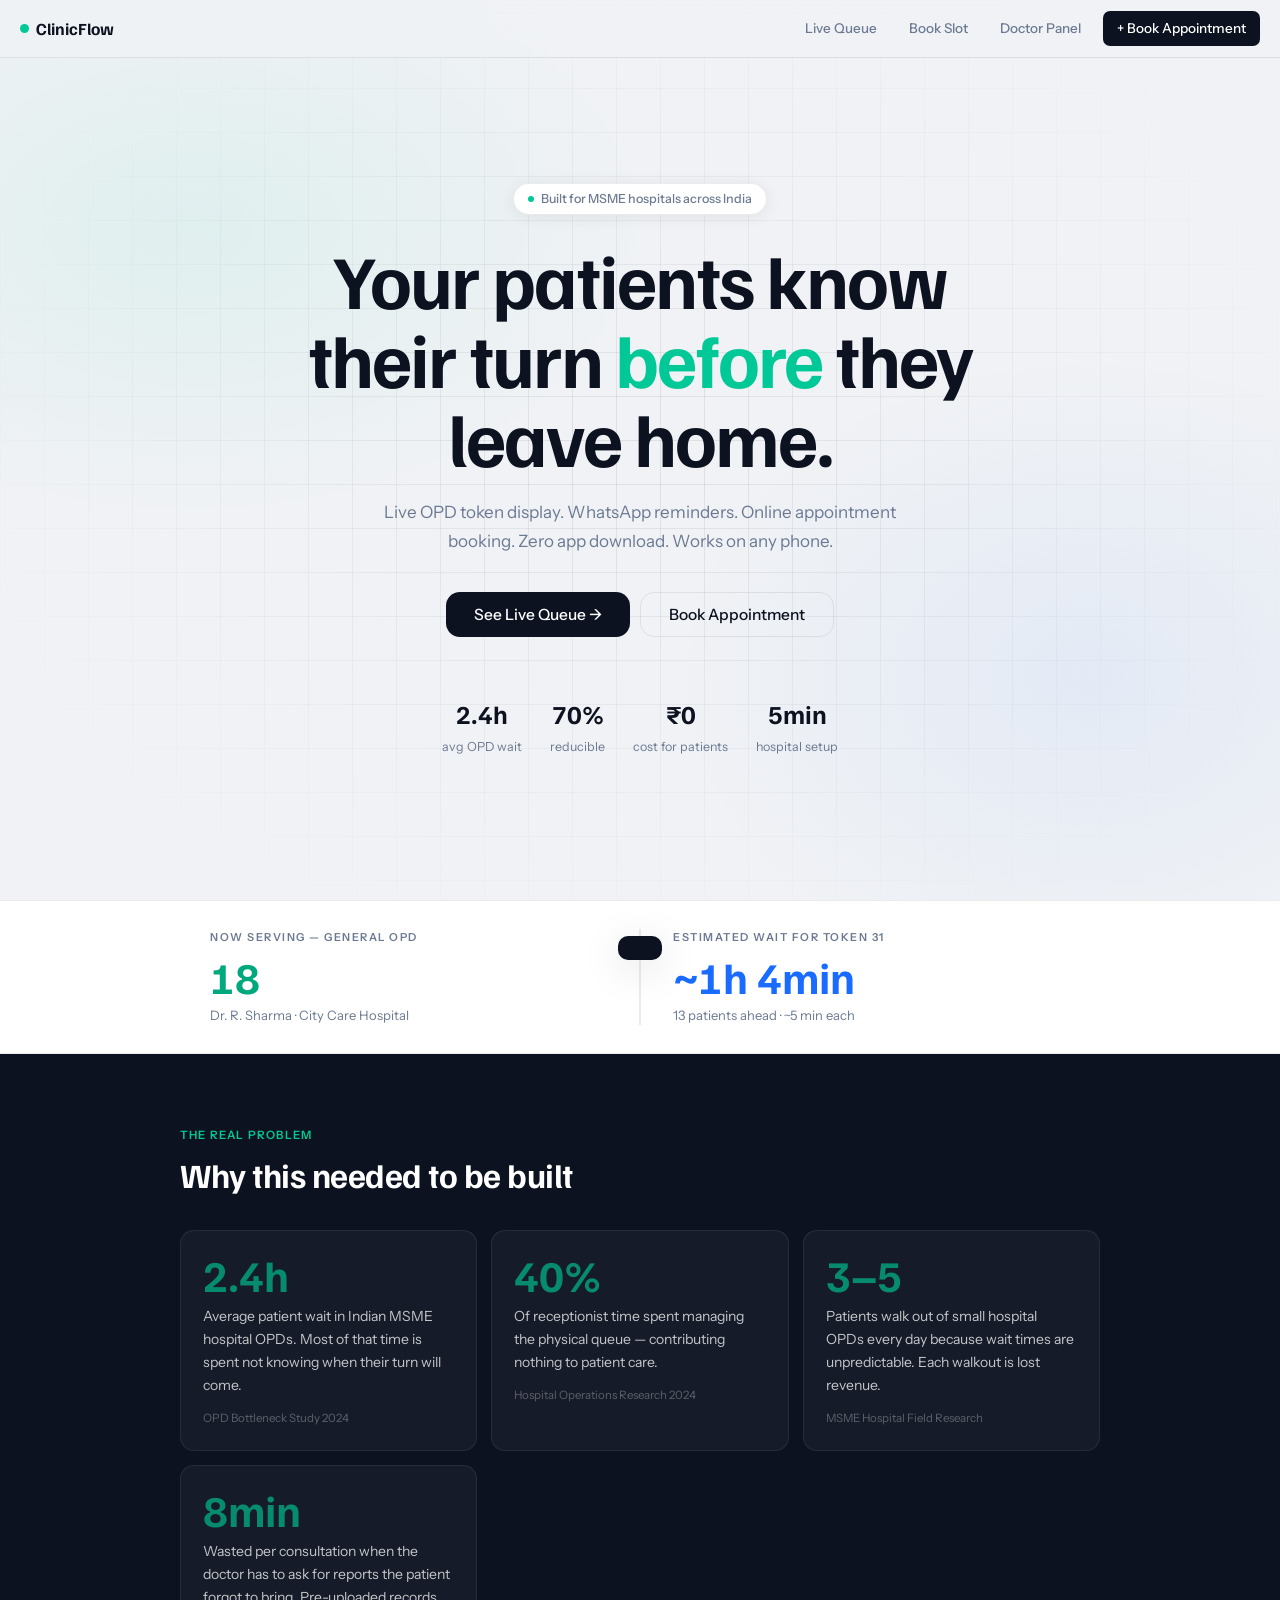
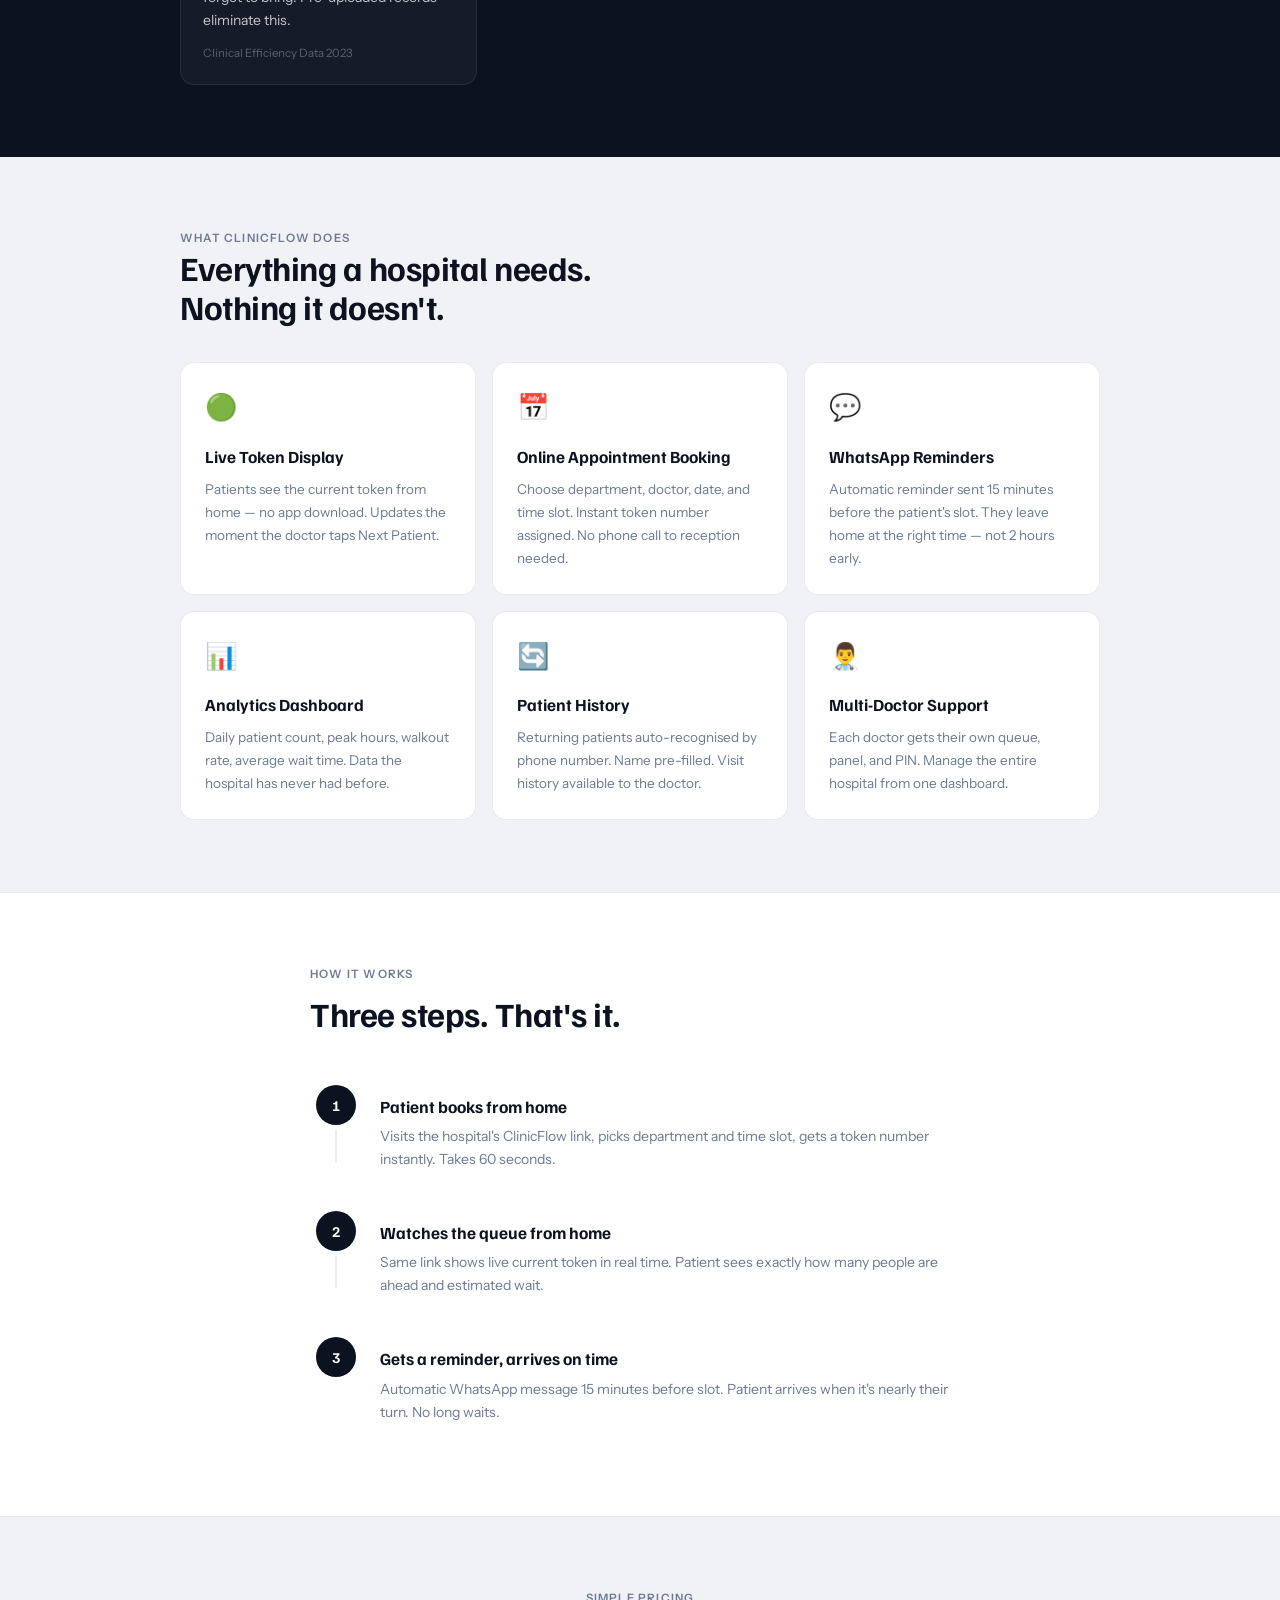
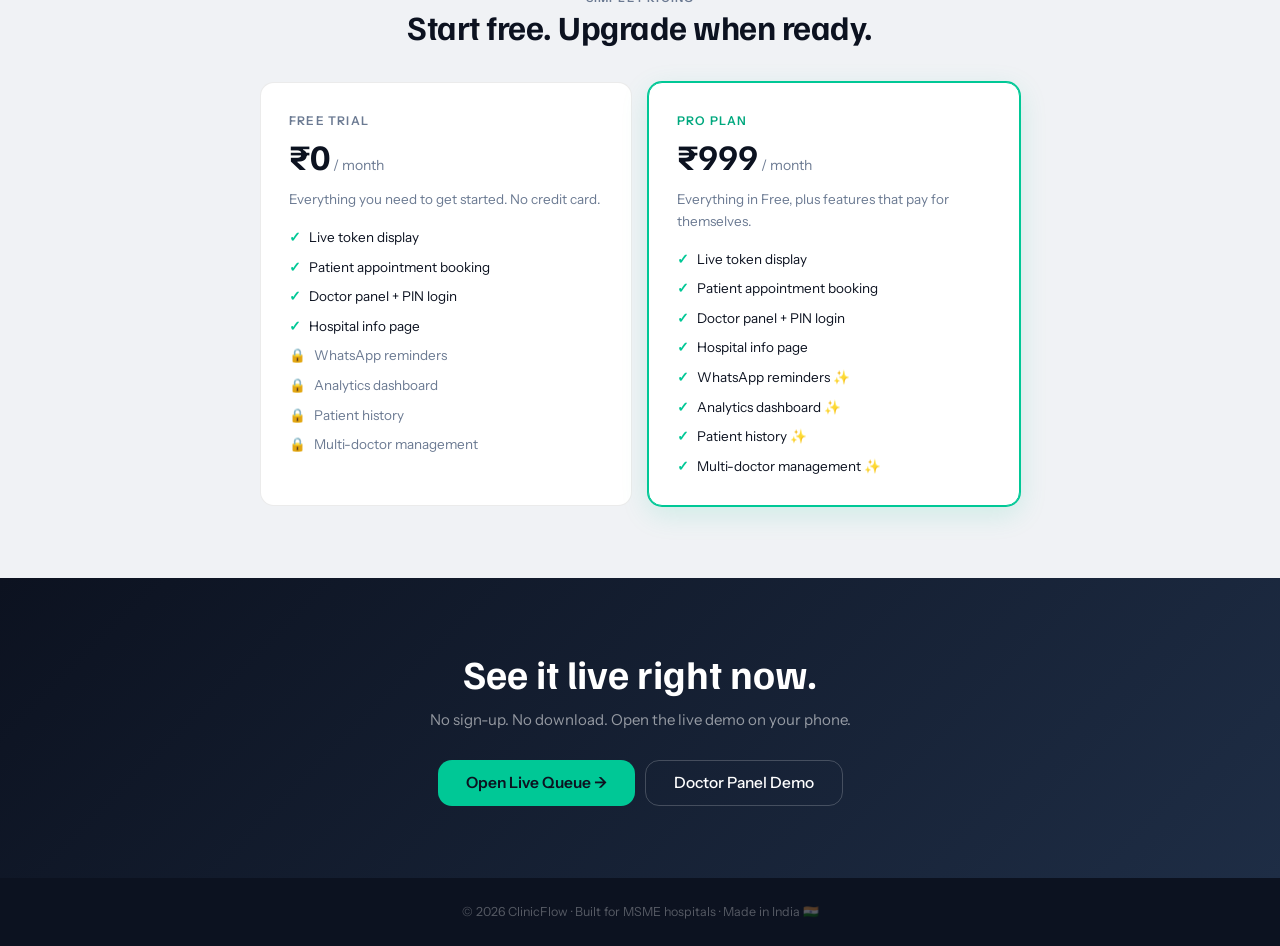
<file: landing.html>
<!DOCTYPE html>
<html lang="en">
<head>
<meta charset="UTF-8">
<meta name="viewport" content="width=device-width, initial-scale=1.0">
<title>ClinicFlow — Smart OPD Management for MSME Hospitals</title>
<link rel="stylesheet" href="landing.css">
<script type="module" src="landing.js"></script>


</head>
<body>

<nav class="topbar">
  <a class="topbar-logo" href="landing.html"><span class="logo-pulse"></span> ClinicFlow</a>
  <div class="topbar-links">
    <a class="tl" href="index.html">Live Queue</a>
    <a class="tl" href="book.html">Book Slot</a>
    <a class="tl" href="doctor.html">Doctor Panel</a>
    <a class="tl cta" href="book.html">+ Book Appointment</a>
  </div>
</nav>
<div id="toast"></div>

<!-- HERO -->
<section class="hero">
  <div class="hero-bg"></div>
  <div class="hero-grid"></div>
  <div class="hero-inner">
    <div class="hero-tag fade-up"><span class="hero-tag-dot"></span> Built for MSME hospitals across India</div>
    <h1 class="hero-h1 fade-up-1">Your patients know<br>their turn <em>before</em> they leave home.</h1>
    <p class="hero-sub fade-up-2">Live OPD token display. WhatsApp reminders. Online appointment booking. Zero app download. Works on any phone.</p>
    <div class="hero-cta fade-up-3">
      <a class="btn btn-ink btn-lg" href="index.html">See Live Queue →</a>
      <a class="btn btn-outline btn-lg" href="book.html">Book Appointment</a>
    </div>
    <div class="hero-stats fade-up-3">
      <div class="hs"><div class="hs-num">2.4h</div><div class="hs-label">avg OPD wait</div></div>
      <div class="hs"><div class="hs-num">70%</div><div class="hs-label">reducible</div></div>
      <div class="hs"><div class="hs-num">₹0</div><div class="hs-label">cost for patients</div></div>
      <div class="hs"><div class="hs-num">5min</div><div class="hs-label">hospital setup</div></div>
    </div>
  </div>
</section>

<!-- LIVE DEMO STRIP -->
<div class="live-strip">
  <div class="live-inner">
    <div class="live-col">
      <div class="live-label">Now serving — General OPD</div>
      <div class="live-big" id="hero-token">18</div>
      <div class="live-sub">Dr. R. Sharma · City Care Hospital</div>
    </div>
    <div class="live-divider"></div>
    <div class="live-col">
      <div class="live-label">Estimated wait for Token 31</div>
      <div class="live-big" style="color:var(--blue);">~1h 4min</div>
      <div class="live-sub">13 patients ahead · ~5 min each</div>
    </div>
  </div>
</div>

<!-- PAIN POINTS -->
<section class="pain-section">
  <div class="pain-inner">
    <div class="label">The real problem</div>
    <h2 class="headline">Why this needed to be built</h2>
    <div class="pain-grid">
      <div class="pain-card">
        <div class="pain-num">2.4h</div>
        <div class="pain-text">Average patient wait in Indian MSME hospital OPDs. Most of that time is spent not knowing when their turn will come.</div>
        <div class="pain-src">OPD Bottleneck Study 2024</div>
      </div>
      <div class="pain-card">
        <div class="pain-num">40%</div>
        <div class="pain-text">Of receptionist time spent managing the physical queue — contributing nothing to patient care.</div>
        <div class="pain-src">Hospital Operations Research 2024</div>
      </div>
      <div class="pain-card">
        <div class="pain-num">3–5</div>
        <div class="pain-text">Patients walk out of small hospital OPDs every day because wait times are unpredictable. Each walkout is lost revenue.</div>
        <div class="pain-src">MSME Hospital Field Research</div>
      </div>
      <div class="pain-card">
        <div class="pain-num">8min</div>
        <div class="pain-text">Wasted per consultation when the doctor has to ask for reports the patient forgot to bring. Pre-uploaded records eliminate this.</div>
        <div class="pain-src">Clinical Efficiency Data 2023</div>
      </div>
    </div>
  </div>
</section>

<!-- FEATURES -->
<section class="features-section">
  <div class="features-inner">
    <div class="label">What ClinicFlow does</div>
    <h2 class="headline">Everything a hospital needs.<br>Nothing it doesn't.</h2>
    <div class="feat-grid">
      <div class="feat-card">
        <div class="feat-icon">🟢</div>
        <div class="feat-title">Live Token Display</div>
        <div class="feat-desc">Patients see the current token from home — no app download. Updates the moment the doctor taps Next Patient.</div>
      </div>
      <div class="feat-card">
        <div class="feat-icon">📅</div>
        <div class="feat-title">Online Appointment Booking</div>
        <div class="feat-desc">Choose department, doctor, date, and time slot. Instant token number assigned. No phone call to reception needed.</div>
      </div>
      <div class="feat-card">
        <div class="feat-icon">💬</div>
        <div class="feat-title">WhatsApp Reminders</div>
        <div class="feat-desc">Automatic reminder sent 15 minutes before the patient's slot. They leave home at the right time — not 2 hours early.</div>
      </div>
      <div class="feat-card">
        <div class="feat-icon">📊</div>
        <div class="feat-title">Analytics Dashboard</div>
        <div class="feat-desc">Daily patient count, peak hours, walkout rate, average wait time. Data the hospital has never had before.</div>
      </div>
      <div class="feat-card">
        <div class="feat-icon">🔄</div>
        <div class="feat-title">Patient History</div>
        <div class="feat-desc">Returning patients auto-recognised by phone number. Name pre-filled. Visit history available to the doctor.</div>
      </div>
      <div class="feat-card">
        <div class="feat-icon">👨‍⚕️</div>
        <div class="feat-title">Multi-Doctor Support</div>
        <div class="feat-desc">Each doctor gets their own queue, panel, and PIN. Manage the entire hospital from one dashboard.</div>
      </div>
    </div>
  </div>
</section>

<!-- HOW IT WORKS -->
<section class="steps-section">
  <div class="steps-inner">
    <div class="label" style="margin-bottom:10px;">How it works</div>
    <h2 class="headline" style="margin-bottom:32px;">Three steps. That's it.</h2>
    <div class="steps">
      <div class="step">
        <div class="step-num-col"><div class="step-circle">1</div><div class="step-line"></div></div>
        <div><div class="step-title">Patient books from home</div><div class="step-desc">Visits the hospital's ClinicFlow link, picks department and time slot, gets a token number instantly. Takes 60 seconds.</div></div>
      </div>
      <div class="step">
        <div class="step-num-col"><div class="step-circle">2</div><div class="step-line"></div></div>
        <div><div class="step-title">Watches the queue from home</div><div class="step-desc">Same link shows live current token in real time. Patient sees exactly how many people are ahead and estimated wait.</div></div>
      </div>
      <div class="step">
        <div class="step-num-col"><div class="step-circle">3</div></div>
        <div><div class="step-title">Gets a reminder, arrives on time</div><div class="step-desc">Automatic WhatsApp message 15 minutes before slot. Patient arrives when it's nearly their turn. No long waits.</div></div>
      </div>
    </div>
  </div>
</section>

<!-- PRICING -->
<section class="pricing-section">
  <div class="pricing-inner">
    <div class="label">Simple pricing</div>
    <h2 class="headline">Start free. Upgrade when ready.</h2>
    <div class="price-grid">
      <div class="price-card">
        <div class="price-tier">Free Trial</div>
        <div><span class="price-amt">₹0</span> <span class="price-period">/ month</span></div>
        <div class="price-desc">Everything you need to get started. No credit card.</div>
        <ul class="price-features">
          <li>Live token display</li>
          <li>Patient appointment booking</li>
          <li>Doctor panel + PIN login</li>
          <li>Hospital info page</li>
          <li class="locked">WhatsApp reminders</li>
          <li class="locked">Analytics dashboard</li>
          <li class="locked">Patient history</li>
          <li class="locked">Multi-doctor management</li>
        </ul>
      </div>
      <div class="price-card featured">
        <div class="price-tier" style="color:var(--accent-d);">Pro Plan</div>
        <div><span class="price-amt">₹999</span> <span class="price-period">/ month</span></div>
        <div class="price-desc">Everything in Free, plus features that pay for themselves.</div>
        <ul class="price-features">
          <li>Live token display</li>
          <li>Patient appointment booking</li>
          <li>Doctor panel + PIN login</li>
          <li>Hospital info page</li>
          <li>WhatsApp reminders ✨</li>
          <li>Analytics dashboard ✨</li>
          <li>Patient history ✨</li>
          <li>Multi-doctor management ✨</li>
        </ul>
      </div>
    </div>
  </div>
</section>

<!-- CTA -->
<section class="cta-bottom">
  <h2>See it live right now.</h2>
  <p>No sign-up. No download. Open the live demo on your phone.</p>
  <div style="display:flex;gap:10px;justify-content:center;flex-wrap:wrap;">
    <a class="btn btn-accent btn-lg" href="index.html">Open Live Queue →</a>
    <a class="btn btn-outline btn-lg" href="doctor.html" style="border-color:rgba(255,255,255,0.2);color:#fff;">Doctor Panel Demo</a>
  </div>
</section>

<footer style="background:var(--ink);padding:24px 20px;text-align:center;">
  <div style="font-size:12.5px;color:rgba(255,255,255,0.3);">© 2026 ClinicFlow · Built for MSME hospitals · Made in India 🇮🇳</div>
</footer>


</body>
</html>
</file>
<file: landing.css>
@import url('https://fonts.googleapis.com/css2?family=Familjen+Grotesk:wght@400;500;600;700&family=Instrument+Sans:wght@400;500;600&display=swap');

:root {
  --ink:      #0C1220;
  --ink2:     #1E2D45;
  --surface:  #F0F2F5;
  --card:     #FFFFFF;
  --muted:    #6B7A92;
  --border:   rgba(0,0,0,0.08);
  --accent:   #00C896;
  --accent-d: #00A87E;
  --blue:     #1A6BFF;
  --red:      #F03D3D;
  --amber:    #F59E0B;
  --glow:     rgba(0,200,150,0.15);
  --blue-glow:rgba(26,107,255,0.12);
  --radius:   14px;
  --radius-sm:9px;
  --shadow:   0 2px 16px rgba(0,0,0,0.07);
  --shadow-lg:0 8px 40px rgba(0,0,0,0.13);
  --font-h:   'Familjen Grotesk', sans-serif;
  --font-b:   'Instrument Sans', sans-serif;
}

*, *::before, *::after { margin:0; padding:0; box-sizing:border-box; }
html { scroll-behavior:smooth; -webkit-tap-highlight-color:transparent; }
body { font-family:var(--font-b); background:var(--surface); color:var(--ink); overflow-x:hidden; font-size:15px; line-height:1.6; }

/* ── TOPBAR ── */
.topbar {
  position:fixed; top:0; left:0; right:0; z-index:200;
  height:58px; display:flex; align-items:center; justify-content:space-between;
  padding:0 20px;
  background:rgba(240,242,245,0.88);
  backdrop-filter:blur(20px); -webkit-backdrop-filter:blur(20px);
  border-bottom:1px solid var(--border);
}
.topbar-logo {
  font-family:var(--font-h); font-weight:700; font-size:17px;
  color:var(--ink); text-decoration:none; display:flex; align-items:center; gap:7px;
}
.logo-pulse {
  width:9px; height:9px; border-radius:50%; background:var(--accent);
  animation:pulse 2s ease-in-out infinite;
}
@keyframes pulse { 0%,100%{opacity:1;transform:scale(1)} 50%{opacity:0.5;transform:scale(1.4)} }
.topbar-links { display:flex; gap:4px; align-items:center; }
.tl { padding:7px 14px; border-radius:7px; font-size:13.5px; font-weight:500; color:var(--muted); text-decoration:none; border:none; background:none; cursor:pointer; transition:all .18s; font-family:var(--font-b); }
.tl:hover { color:var(--ink); background:var(--card); }
.tl.active { color:var(--ink); background:var(--card); box-shadow:var(--shadow); }
.tl.cta { background:var(--ink); color:#fff; margin-left:4px; }
.tl.cta:hover { background:var(--ink2); }

/* ── LAYOUT ── */
.page { padding-top:58px; min-height:100vh; }
.container { max-width:960px; margin:0 auto; padding:0 20px; }
.container-sm { max-width:600px; margin:0 auto; padding:0 20px; }
.container-lg { max-width:1140px; margin:0 auto; padding:0 20px; }

/* ── TYPOGRAPHY ── */
h1,h2,h3,h4 { font-family:var(--font-h); line-height:1.15; }
.display { font-size:clamp(36px,6vw,68px); font-weight:700; letter-spacing:-1.5px; }
.headline { font-size:clamp(22px,3.5vw,34px); font-weight:700; letter-spacing:-0.5px; }
.title { font-size:18px; font-weight:600; }
.label { font-size:11.5px; font-weight:600; letter-spacing:1.2px; text-transform:uppercase; color:var(--muted); }
.body-sm { font-size:13.5px; color:var(--muted); line-height:1.65; }

/* ── CARDS ── */
.card { background:var(--card); border:1px solid var(--border); border-radius:var(--radius); padding:24px; }
.card-sm { background:var(--card); border:1px solid var(--border); border-radius:var(--radius-sm); padding:16px 20px; }
.card-accent { border-color:var(--accent); box-shadow:0 0 0 1px var(--accent), 0 6px 24px var(--glow); }

/* ── BUTTONS ── */
.btn { display:inline-flex; align-items:center; justify-content:center; gap:7px; padding:11px 22px; border:none; border-radius:var(--radius-sm); font-family:var(--font-b); font-size:14.5px; font-weight:500; cursor:pointer; transition:all .18s; text-decoration:none; line-height:1; white-space:nowrap; }
.btn:disabled { opacity:0.55; cursor:not-allowed; transform:none !important; }
.btn-ink { background:var(--ink); color:#fff; }
.btn-ink:hover:not(:disabled) { background:var(--ink2); transform:translateY(-1px); box-shadow:var(--shadow-lg); }
.btn-accent { background:var(--accent); color:var(--ink); font-weight:600; }
.btn-accent:hover:not(:disabled) { background:var(--accent-d); transform:translateY(-1px); }
.btn-outline { background:transparent; color:var(--ink); border:1.5px solid var(--border); }
.btn-outline:hover:not(:disabled) { border-color:var(--ink); background:var(--card); }
.btn-red { background:var(--red); color:#fff; }
.btn-red:hover:not(:disabled) { filter:brightness(0.92); }
.btn-lg { padding:14px 28px; font-size:15.5px; border-radius:var(--radius); }
.btn-sm { padding:7px 14px; font-size:13px; border-radius:7px; }
.btn-full { width:100%; }
.btn-loading::after { content:''; width:14px; height:14px; border:2px solid currentColor; border-top-color:transparent; border-radius:50%; animation:spin .7s linear infinite; margin-left:4px; }
@keyframes spin { to { transform:rotate(360deg); } }

/* ── FORMS ── */
.form-group { margin-bottom:18px; }
.form-label { display:block; font-size:13px; font-weight:600; color:var(--ink2); margin-bottom:6px; }
.form-input { width:100%; padding:12px 14px; border:1.5px solid var(--border); border-radius:var(--radius-sm); font-family:var(--font-b); font-size:14.5px; background:var(--card); color:var(--ink); outline:none; transition:border .18s, box-shadow .18s; -webkit-appearance:none; }
.form-input:focus { border-color:var(--accent); box-shadow:0 0 0 3px var(--glow); }
.form-input::placeholder { color:var(--muted); }
.form-input.error { border-color:var(--red); }
.form-error { font-size:12.5px; color:var(--red); margin-top:5px; display:none; }
.form-error.show { display:block; }
select.form-input { cursor:pointer; }

/* ── BADGES ── */
.badge { display:inline-flex; align-items:center; gap:5px; padding:4px 11px; border-radius:100px; font-size:12.5px; font-weight:500; }
.badge-green { background:rgba(0,200,150,0.12); color:#00956e; }
.badge-red { background:rgba(240,61,61,0.1); color:#c42d2d; }
.badge-amber { background:rgba(245,158,11,0.1); color:#b45309; }
.badge-blue { background:rgba(26,107,255,0.1); color:#1255cc; }
.badge-gray { background:var(--surface); color:var(--muted); }
.badge-dot { width:6px; height:6px; border-radius:50%; background:currentColor; }
.badge-dot.pulse { animation:pulse 2s infinite; }

/* ── DIVIDERS ── */
.divider { height:1px; background:var(--border); margin:24px 0; }

/* ── TOAST ── */
#toast {
  position:fixed; bottom:20px; left:50%; transform:translateX(-50%) translateY(80px);
  background:var(--ink); color:#fff; padding:12px 22px; border-radius:10px;
  font-size:14px; font-weight:500; z-index:9999; white-space:nowrap;
  transition:transform .3s cubic-bezier(.34,1.56,.64,1);
  box-shadow:var(--shadow-lg); pointer-events:none;
}
#toast.show { transform:translateX(-50%) translateY(0); }

/* ── MODAL ── */
.modal-overlay {
  position:fixed; inset:0; background:rgba(12,18,32,0.55);
  backdrop-filter:blur(4px); z-index:500;
  display:none; align-items:center; justify-content:center; padding:20px;
}
.modal-overlay.open { display:flex; }
.modal { background:var(--card); border-radius:var(--radius); padding:32px; max-width:440px; width:100%; box-shadow:var(--shadow-lg); animation:modalIn .25s ease; }
@keyframes modalIn { from{opacity:0;transform:scale(.96) translateY(8px)} to{opacity:1;transform:scale(1) translateY(0)} }
.modal-title { font-family:var(--font-h); font-size:20px; font-weight:700; margin-bottom:6px; }
.modal-sub { font-size:13.5px; color:var(--muted); margin-bottom:24px; }

/* ── EMPTY STATE ── */
.empty-state { text-align:center; padding:48px 24px; color:var(--muted); }
.empty-icon { font-size:40px; margin-bottom:12px; }
.empty-text { font-size:15px; font-weight:500; margin-bottom:6px; color:var(--ink2); }
.empty-sub { font-size:13.5px; }

/* ── UTILITY ── */
.flex { display:flex; }
.flex-between { display:flex; align-items:center; justify-content:space-between; }
.flex-center { display:flex; align-items:center; justify-content:center; }
.flex-col { display:flex; flex-direction:column; }
.gap-8 { gap:8px; }
.gap-12 { gap:12px; }
.gap-16 { gap:16px; }
.gap-20 { gap:20px; }
.gap-24 { gap:24px; }
.mt-8 { margin-top:8px; }
.mt-12 { margin-top:12px; }
.mt-16 { margin-top:16px; }
.mt-24 { margin-top:24px; }
.mt-32 { margin-top:32px; }
.mb-24 { margin-bottom:24px; }
.text-muted { color:var(--muted); }
.text-accent { color:var(--accent); }
.text-center { text-align:center; }
.fw-600 { font-weight:600; }
.fw-700 { font-weight:700; }

/* ── GRID HELPERS ── */
.grid-2 { display:grid; grid-template-columns:1fr 1fr; gap:16px; }
.grid-3 { display:grid; grid-template-columns:repeat(3,1fr); gap:16px; }
.grid-4 { display:grid; grid-template-columns:repeat(4,1fr); gap:16px; }
@media(max-width:700px){
  .grid-2,.grid-3,.grid-4 { grid-template-columns:1fr; }
  .topbar-links .tl:not(.cta):not(.active) { display:none; }
}

/* ── ANIMATIONS ── */
@keyframes fadeUp { from{opacity:0;transform:translateY(16px)} to{opacity:1;transform:translateY(0)} }
@keyframes flipNum { from{opacity:0;transform:translateY(-12px) scale(.95)} to{opacity:1;transform:translateY(0) scale(1)} }
.fade-up { animation:fadeUp .45s ease both; }
.fade-up-1 { animation:fadeUp .45s .08s ease both; }
.fade-up-2 { animation:fadeUp .45s .16s ease both; }
.fade-up-3 { animation:fadeUp .45s .24s ease both; }
.flip { animation:flipNum .35s cubic-bezier(.34,1.56,.64,1); }

/* ── UPGRADE GATE ── */
.upgrade-gate { position:relative; }
.upgrade-gate .gate-blur { filter:blur(4px); pointer-events:none; user-select:none; }
.upgrade-overlay { position:absolute; inset:0; display:flex; flex-direction:column; align-items:center; justify-content:center; gap:12px; background:rgba(240,242,245,0.85); border-radius:var(--radius); backdrop-filter:blur(2px); }
.upgrade-overlay .upgrade-msg { font-family:var(--font-h); font-size:16px; font-weight:700; color:var(--ink); }
.upgrade-overlay .upgrade-sub { font-size:13px; color:var(--muted); }

/* ── HERO ── */
.hero {
  min-height:100vh; display:flex; flex-direction:column;
  justify-content:center; align-items:center; text-align:center;
  padding:100px 20px 60px; position:relative; overflow:hidden;
}
.hero-bg {
  position:absolute; inset:0; z-index:0;
  background:
    radial-gradient(ellipse 55% 50% at 15% 25%, rgba(0,200,150,0.07) 0%, transparent 65%),
    radial-gradient(ellipse 50% 55% at 85% 75%, rgba(26,107,255,0.06) 0%, transparent 65%);
}
.hero-grid {
  position:absolute; inset:0; z-index:0;
  background-image:linear-gradient(var(--border) 1px, transparent 1px),
                   linear-gradient(90deg, var(--border) 1px, transparent 1px);
  background-size:44px 44px;
  mask-image:radial-gradient(ellipse 75% 80% at 50% 50%, black, transparent 75%);
  -webkit-mask-image:radial-gradient(ellipse 75% 80% at 50% 50%, black, transparent 75%);
}
.hero-inner { position:relative; z-index:1; max-width:760px; }
.hero-tag {
  display:inline-flex; align-items:center; gap:7px;
  background:var(--card); border:1px solid var(--border);
  border-radius:100px; padding:5px 14px;
  font-size:12.5px; font-weight:500; color:var(--muted);
  margin-bottom:24px; box-shadow:var(--shadow);
}
.hero-tag-dot { width:6px; height:6px; border-radius:50%; background:var(--accent); animation:pulse 2s infinite; }
.hero-h1 { font-family:var(--font-h); font-size:clamp(38px,7vw,76px); font-weight:700; letter-spacing:-2px; line-height:1.04; margin-bottom:22px; }
.hero-h1 em { color:var(--accent); font-style:normal; }
.hero-sub { font-size:17px; color:var(--muted); line-height:1.7; max-width:520px; margin:0 auto 36px; }
.hero-cta { display:flex; gap:10px; justify-content:center; flex-wrap:wrap; margin-bottom:56px; }
.hero-stats { display:flex; gap:28px; justify-content:center; flex-wrap:wrap; }
.hs { text-align:center; }
.hs-num { font-family:var(--font-h); font-size:26px; font-weight:700; }
.hs-label { font-size:12.5px; color:var(--muted); margin-top:2px; }

/* Live strip */
.live-strip { background:var(--card); border-top:1px solid var(--border); border-bottom:1px solid var(--border); padding:28px 0; }
.live-inner { max-width:900px; margin:0 auto; padding:0 20px; display:grid; grid-template-columns:1fr 2px 1fr; gap:0; }
@media(max-width:600px){ .live-inner { grid-template-columns:1fr; } .live-divider { display:none; } }
.live-divider { background:var(--border); }
.live-col { padding:0 32px; }
.live-col:first-child { padding-left:0; }
.live-col:last-child { padding-right:0; }
.live-label { font-size:11px; font-weight:600; letter-spacing:1.5px; text-transform:uppercase; color:var(--muted); margin-bottom:8px; }
.live-big { font-family:var(--font-h); font-size:44px; font-weight:700; color:var(--accent-d); line-height:1; }
.live-sub { font-size:13px; color:var(--muted); margin-top:6px; }

/* Pain section */
.pain-section { background:var(--ink); padding:72px 0; }
.pain-inner { max-width:960px; margin:0 auto; padding:0 20px; }
.pain-section .label { color:var(--accent); margin-bottom:10px; }
.pain-section .headline { color:#fff; margin-bottom:36px; }
.pain-grid { display:grid; grid-template-columns:repeat(auto-fit,minmax(220px,1fr)); gap:14px; }
.pain-card { background:rgba(255,255,255,0.04); border:1px solid rgba(255,255,255,0.08); border-radius:var(--radius); padding:22px; }
.pain-num  { font-family:var(--font-h); font-size:44px; font-weight:700; color:var(--accent); opacity:0.65; line-height:1; }
.pain-text { font-size:14px; color:rgba(255,255,255,0.75); line-height:1.65; margin-top:8px; }
.pain-src  { font-size:11.5px; color:rgba(255,255,255,0.3); margin-top:12px; }

/* Features */
.features-section { padding:72px 0; }
.features-inner { max-width:960px; margin:0 auto; padding:0 20px; }
.feat-grid { display:grid; grid-template-columns:repeat(auto-fit,minmax(280px,1fr)); gap:16px; margin-top:36px; }
.feat-card { background:var(--card); border:1px solid var(--border); border-radius:var(--radius); padding:24px; transition:all .2s; }
.feat-card:hover { box-shadow:var(--shadow-lg); transform:translateY(-2px); }
.feat-icon { font-size:26px; margin-bottom:14px; }
.feat-title { font-family:var(--font-h); font-size:17px; font-weight:700; margin-bottom:8px; }
.feat-desc { font-size:13.5px; color:var(--muted); line-height:1.7; }

/* Steps */
.steps-section { background:var(--card); border-top:1px solid var(--border); border-bottom:1px solid var(--border); padding:72px 0; }
.steps-inner { max-width:700px; margin:0 auto; padding:0 20px; }
.steps { display:flex; flex-direction:column; }
.step { display:grid; grid-template-columns:52px 1fr; gap:18px; align-items:start; padding:20px 0; }
.step-num-col { display:flex; flex-direction:column; align-items:center; }
.step-circle { width:40px; height:40px; border-radius:50%; background:var(--ink); color:#fff; font-family:var(--font-h); font-size:15px; font-weight:700; display:flex; align-items:center; justify-content:center; flex-shrink:0; }
.step-line  { width:2px; flex:1; min-height:32px; background:var(--border); margin-top:5px; }
.step:last-child .step-line { display:none; }
.step-title { font-family:var(--font-h); font-size:17px; font-weight:700; margin-bottom:5px; padding-top:8px; }
.step-desc  { font-size:14px; color:var(--muted); line-height:1.65; }

/* CTA bottom */
.cta-bottom { background:linear-gradient(135deg,var(--ink),var(--ink2)); padding:72px 20px; text-align:center; }
.cta-bottom h2 { font-family:var(--font-h); font-size:clamp(26px,4vw,40px); font-weight:700; color:#fff; margin-bottom:12px; }
.cta-bottom p  { font-size:15px; color:rgba(255,255,255,0.55); margin-bottom:28px; }

/* Pricing tease */
.pricing-section { padding:72px 0; }
.pricing-inner { max-width:800px; margin:0 auto; padding:0 20px; text-align:center; }
.price-grid { display:grid; grid-template-columns:1fr 1fr; gap:16px; margin-top:36px; }
@media(max-width:540px){ .price-grid { grid-template-columns:1fr; } }
.price-card { background:var(--card); border:1.5px solid var(--border); border-radius:var(--radius); padding:28px; text-align:left; }
.price-card.featured { border-color:var(--accent); box-shadow:0 0 0 1px var(--accent), 0 8px 28px var(--glow); }
.price-tier { font-size:12px; font-weight:600; letter-spacing:1.2px; text-transform:uppercase; color:var(--muted); margin-bottom:8px; }
.price-amt  { font-family:var(--font-h); font-size:36px; font-weight:700; line-height:1; }
.price-period { font-size:14px; color:var(--muted); }
.price-desc { font-size:13.5px; color:var(--muted); margin:12px 0 16px; }
.price-features { list-style:none; display:flex; flex-direction:column; gap:8px; }
.price-features li { font-size:13.5px; display:flex; align-items:center; gap:8px; }
.price-features li::before { content:'✓'; color:var(--accent); font-weight:700; flex-shrink:0; }
.price-features li.locked { color:var(--muted); }
.price-features li.locked::before { content:'🔒'; color:var(--muted); }
</file>
